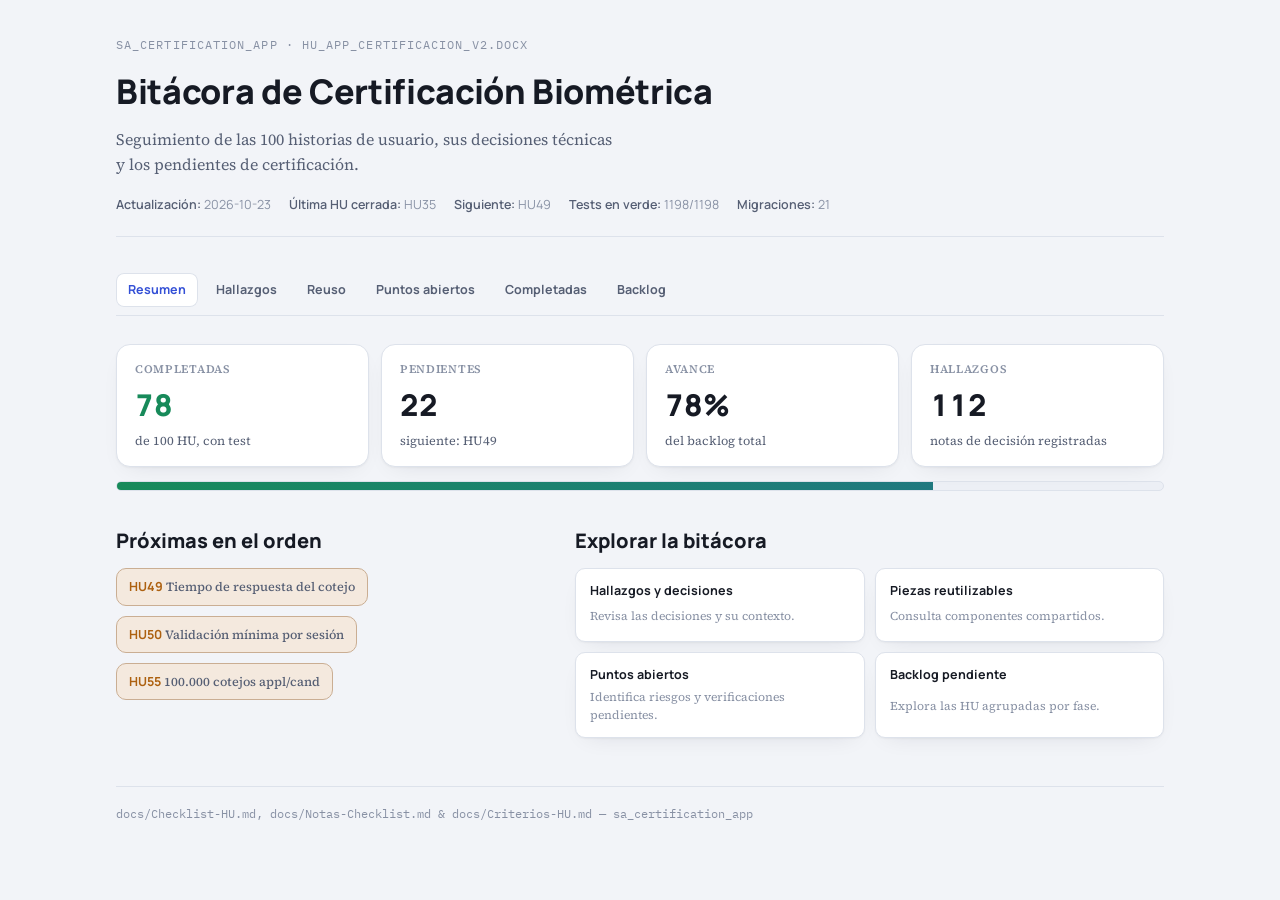
<file: index.html>
<!doctype html>
<html lang="es">
<head>
<meta charset="utf-8">
<meta name="viewport" content="width=device-width, initial-scale=1">
<title>Bitácora de Certificación</title>
<link rel="preconnect" href="https://fonts.googleapis.com">
<link rel="preconnect" href="https://fonts.gstatic.com" crossorigin>
<link href="https://fonts.googleapis.com/css2?family=Manrope:wght@500;600;700;800&family=Source+Serif+4:opsz,wght@8..60,400;8..60,600&family=IBM+Plex+Mono:wght@400;500;600&display=swap" rel="stylesheet">
<link rel="stylesheet" href="styles.css">
</head>
<body>

<header class="top">
  <div class="eyebrow">sa_certification_app · HU_App_Certificacion_V2.docx</div>
  <h1>Bitácora de Certificación Biométrica</h1>
  <p class="lede">Seguimiento de las 100 historias de usuario, sus decisiones técnicas y los pendientes de certificación.</p>
  <div class="meta-bar">
    <span><b>Actualización:</b> <span data-metric="fecha">2026-10-23</span></span>
    <span><b>Última HU cerrada:</b> <span data-metric="ultimaHu">HU35</span></span>
    <span><b>Siguiente:</b> <span data-metric="siguiente">HU49</span></span>
    <span><b>Tests en verde:</b> <span data-metric="tests">1198/1198</span></span>
    <span><b>Migraciones:</b> <span data-metric="migraciones">21</span></span>
  </div>
</header>

<nav class="primary-nav" aria-label="Secciones de la bitácora">
  <a href="#resumen">Resumen</a>
  <a href="#hallazgos">Hallazgos</a>
  <a href="#reuso">Reuso</a>
  <a href="#abiertos">Puntos abiertos</a>
  <a href="#completadas">Completadas</a>
  <a href="#pendientes">Backlog</a>
</nav>

<section id="resumen" class="view-panel" aria-label="Resumen de avance">
  <div class="stats">
    <div class="stat accent">
      <div class="stat-label">Completadas</div>
      <div class="stat-value" data-metric="completadas">78</div>
      <div class="stat-sub">de 100 HU, con test</div>
    </div>
    <div class="stat">
      <div class="stat-label">Pendientes</div>
      <div class="stat-value" data-metric="pendientes">22</div>
      <div class="stat-sub">siguiente: <span data-metric="siguiente">HU49</span></div>
    </div>
    <div class="stat">
      <div class="stat-label">Avance</div>
      <div class="stat-value" data-metric="avance">78%</div>
      <div class="stat-sub">del backlog total</div>
    </div>
    <div class="stat">
      <div class="stat-label">Hallazgos</div>
      <div class="stat-value" data-metric="hallazgos">112</div>
      <div class="stat-sub">notas de decisión registradas</div>
    </div>
  </div>
  <div class="progress-track" role="img" aria-label="Avance del backlog: 78%">
    <div class="progress-fill" style="width: 78%"></div>
  </div>

  <div class="summary-lower">
    <div class="summary-next">
      <div class="section-head"><h2>Próximas en el orden</h2></div>
      <div class="nextup" id="nextUp">
        <span class="pill">HU49 <span>Tiempo de respuesta del cotejo</span></span>
        <span class="pill">HU50 <span>Validación mínima por sesión</span></span>
        <span class="pill">HU55 <span>100.000 cotejos appl/cand</span></span>
      </div>
    </div>
    <div class="summary-shortcuts">
      <div class="section-head"><h2>Explorar la bitácora</h2></div>
      <div class="shortcut-grid">
        <a class="shortcut" href="#hallazgos"><strong>Hallazgos y decisiones</strong><span>Revisa las decisiones y su contexto.</span></a>
        <a class="shortcut" href="#reuso"><strong>Piezas reutilizables</strong><span>Consulta componentes compartidos.</span></a>
        <a class="shortcut" href="#abiertos"><strong>Puntos abiertos</strong><span>Identifica riesgos y verificaciones pendientes.</span></a>
        <a class="shortcut" href="#pendientes"><strong>Backlog pendiente</strong><span>Explora las HU agrupadas por fase.</span></a>
      </div>
    </div>
  </div>
</section>

<section id="hallazgos" class="view-panel" aria-label="Hallazgos">
  <div class="section-head">
    <h2>Hallazgos y decisiones</h2>
    <span class="section-note">112 notas del checklist; no existe Nota 92 en la fuente. Se conserva el histórico y se indican las decisiones posteriores.</span>
  </div>

  <div class="toolbar" id="toolbar">
    <button class="chip" data-cat="all" data-active="true"><span class="dot" style="color:var(--ink)"></span><span>Todos</span> <span class="chip-count">112</span></button>
    <button class="chip" data-cat="orden"><span class="dot" style="color:var(--cat-orden)"></span><span>Orden y dependencias</span> <span class="chip-count">3</span></button>
    <button class="chip" data-cat="dup"><span class="dot" style="color:var(--cat-dup)"></span><span>Duplicados</span> <span class="chip-count">2</span></button>
    <button class="chip" data-cat="adapt"><span class="dot" style="color:var(--cat-adapt)"></span><span>Adaptación arquitectónica</span> <span class="chip-count">24</span></button>
    <button class="chip" data-cat="reuso"><span class="dot" style="color:var(--cat-reuso)"></span><span>Reuso e integración</span> <span class="chip-count">56</span></button>
    <button class="chip" data-cat="fix"><span class="dot" style="color:var(--cat-fix)"></span><span>Correcciones</span> <span class="chip-count">27</span></button>
    <button class="toolbar-btn" id="toggleAll">Expandir todos</button>
  </div>

  <div id="findings"></div>
</section>

<section id="reuso" class="view-panel" aria-label="Piezas reutilizables">
  <div class="section-head"><h2>Piezas construidas para reusar</h2></div>
  <p class="section-note" style="font-style:normal; color:var(--ink-soft); font-family:var(--font-body); font-size:13.5px;">Cada una nació en una HU y ya la reutilizan las siguientes sin duplicar lógica.</p>
  <div class="reuse-strip">
    <span class="code">PoliticaContrasena</span>
    <span class="code">IAuditoriaService</span>
    <span class="code">IIdentidadTerminalProvider</span>
    <span class="code">VerificarAccesoAdministradorAsync</span>
    <span class="code">GestionUsuariosServicio</span>
    <span class="code">BaseDeDatosMigrada (tests)</span>
    <span class="code">Trigger Postgres solo-lectura</span>
    <span class="code">.env / ArchivoEntornoLocal</span>
    <span class="code">EntornoNumerico.LeerEnteroPositivo</span>
    <span class="code">CambioEstadoUsuarioTestBuilder</span>
    <span class="code">IVerificacionRutaCargue (gate HU12 en Core)</span>
    <span class="code">ArchivoBiografico</span>
    <span class="code">RegistroDeLogs</span>
    <span class="code">PostgresFixture (una base de tests por corrida)</span>
    <span class="code">ContextoCargaBiografica</span>
    <span class="code">EntornoTemporal (tests)</span>
    <span class="code">CandidatoBiograficoTestBuilder / ArchivoBiograficoTestBuilder</span>
    <span class="code">CarpetaEvidenciasProvider</span>
    <span class="code">HashCanonico / VerificarIntegridadAsync (reusado desde HU45)</span>
    <span class="code">IDetectorImpresoras (Windows/Linux, nunca lanza)</span>
    <span class="code">IValidadorEstructuraPlantillas (llamado desde RecepcionTemplates, HU16)</span>
    <span class="code">IValidadorNumeracionDedo (llamado desde RecepcionTemplates, HU16)</span>
    <span class="code">AuditoriaEnSegundoPlano (cola en memoria, escritura en segundo plano; C6 medido ~1%)</span>
    <span class="code">ImportadorAuditoriaPendiente (respaldo JSONL a Postgres, DbContext propio)</span>
    <span class="code">ConsultaAuditoriaTemplates (consulta y exportación, solo administrador)</span>
    <span class="code">IProteccionLlaves / ProteccionLlavesDpapi (llaves, no templates)</span>
    <span class="code">RegistroLlavesDescifrado (valida, protege y audita el registro de llaves)</span>
    <span class="code">IValidadorFormatoPlantilla (firma FMR\0, PKM provisional)</span>
    <span class="code">ILocalizadorTemplates / LocalizadorTemplates (APPL/CAND en vivo, sin tablas)</span>
    <span class="code">ICotejoPorNuipServicio (núcleo HU23/HU47)</span>
    <span class="code">MotorCapturaHuellaMorpho / CaptureHost (lector físico)</span>
    <span class="code">IUmbralCalidadServicio / MatchingThreshold de Neurotec</span>
    <span class="code">HomologacionSdkServicio / DocumentoCambioVersionSdkServicio</span>
    <span class="code">IAlmacenamientoEvidenciaJpg / AlmacenamientoEvidenciaJpgConAuditoria</span>
    <span class="code">EvidenciaDesempenoCotejoServicio / EjecucionCotejoConEvidenciaServicio</span>
    <span class="code">EscritorArchivoEvidenciaTexto (validación y reversión)</span>
    <span class="code">HashHexSha256.CalcularAsync (SHA-256 por Stream, HU90)</span>
    <span class="code">RecopilacionEvidenciasServicio / EmpaquetadoEvidenciasServicio</span>
    <span class="code">CarpetaPaquetesProvider (ZIP y .hash fuera de Evidencias)</span>
    <span class="code">VerificarIntegridadAsync (paquetes existentes, HU90/HU95)</span>
    <span class="code">FlujoPaqueteEvidenciasServicio (orquestación con plazo y reporte, HU91)</span>
    <span class="code">IPaqueteEvidenciasRepository / PaqueteEvidenciasRepository (reserva persistente y reintento)</span>
    <span class="code">FlujoPaqueteEvidenciasServicio.ConsultarAsync (hash persistido sin recalcular, HU92)</span>
    <span class="code">HashHexSha256.EsValido (64 hex minúsculos)</span>
    <span class="code">FlujoPaqueteEvidenciasServicio.ExportarAsync (par ZIP/.hash verificado contra BD, HU93)</span>
    <span class="code">SelectorCarpetaAvalonia (selección de carpeta de entrega)</span>
    <span class="code">ResumenCompresionEvidencias (incluidos, omisiones y advertencias, HU94)</span>
    <span class="code">FlujoPaqueteEvidenciasServicio.ConsultarNovedadesAsync (consulta incluso en fallo)</span>
    <span class="code">RendimientoConsultaAlfanumerica (bloques, límites exactos y advertencias, HU35)</span>
    <span class="code">AuditoriaRepository.RegistrarAsync (desvincula solo el evento confirmado)</span>
  </div>
</section>

<section id="abiertos" class="view-panel" aria-label="Puntos abiertos">
  <div class="section-head"><h2>Puntos abiertos</h2></div>
  <div class="open-list">
    <div class="open-item resolved"><span class="mark">✓</span><div><b>Resuelto con HU35.</b> El rendimiento alfanumérico diferido de HU31/HU32 se prueba con 10.000 candidatos sintéticos y veinte consultas reales, 3 s/110% exactos. Auditoría confirmada ya no se acumula en el seguimiento del contexto; aviso al Administrador y log sin cortar sesión. Benchmark separado del paralelismo de otras colecciones, tras investigar un incumplimiento inicial del ratio. <span class="src">Nota 113</span></div></div>
    <div class="open-item"><span class="mark">·</span><div><b>Alcance del rendimiento HU35:</b> datos/volumen y frontera de medición aprobados, no certificación de cualquier equipo/red. La publicación se mide en el ViewModel, no el último píxel de Windows; impresora/PDF excluidos. Heap bruto e hilos reutilizables pueden crecer sin fuga: se comprueban referencias liberadas, tracking y conexiones. El aislamiento de xUnit no controla procesos externos. Mantener nivel Information/Warning para conservar los logs operativos; HU49/HU50 siguen pendientes. <span class="src">Nota 113</span></div></div>
    <div class="open-item"><span class="mark">·</span><div>HU78 exige <code class="mono">ConcurrenciaCxAlfa.txt</code> y <code class="mono">Concurrencia_alfanumerica_servidor.txt</code>, pero ninguna de las 99 HU los genera explícitamente — posible vacío real del backlog. <span class="src">Nota 2</span></div></div>
    <div class="open-item"><span class="mark">·</span><div>Contraseñas históricas que no cumplan HU42 quedan bloqueadas al autenticar. HU100 ya permite restablecerlas y reutiliza la política; no es una funcionalidad futura. <span class="src">Notas 7, 58–66</span></div></div>
    <div class="open-item resolved"><span class="mark">✓</span><div><b>Resuelto.</b> El bloqueo por intentos fallidos de HU43 se persiste en PostgreSQL; reiniciar la app no lo evita. <span class="src">Nota 52, sustituye la limitación de la Nota 8</span></div></div>
    <div class="open-item"><span class="mark">·</span><div>Decisión consciente: <code class="mono">VerificarAcceso</code> (HU1) no revisa el estado del usuario en vivo como sí hace <code class="mono">VerificarAccesoAdministradorAsync</code> (HU43) — hoy no importa porque no tiene ningún llamador de producción, pero el día que exista la primera operación no-administrativa protegida, debe aplicar el mismo patrón de verificación en vivo. <span class="src">Nota 14</span></div></div>
    <div class="open-item"><span class="mark">·</span><div>Pendiente la verificación manual del regreso al login por inactividad y del historial de cargas (la pantalla de carga ya se probó de punta a punta con <code class="mono">C:\RNEC</code> y en Linux). <span class="src">Notas 18 y 21</span></div></div>
    <div class="open-item resolved"><span class="mark">✓</span><div><b>Resuelto.</b> HU3/HU4 siguen el Anexo y el archivo real: separador <code class="mono">;</code>, PIN/Particula y ExpFecha <code class="mono">yyyy-mm-dd</code>, no los formatos anteriores de JEC1/JEC2. <span class="src">Nota 49</span></div></div>
    <div class="open-item"><span class="mark">·</span><div>JC52 pide separar los campos de <code class="mono">cargue_inicial.txt</code> con coma y también escribir los milisegundos con coma (<code class="mono">11:00:35,070</code>): cada fecha parte la línea en un trozo más. Se implementó así, como se decidió; queda por confirmar si se mantiene o se cambia el separador. <span class="src">Nota 26</span></div></div>
    <div class="open-item"><span class="mark">·</span><div>El NUT que genera HU36 (<code class="mono">consulta_alfanumerica-&lt;guid&gt;</code>) no cumple JC29 ("cadena alfanumérica exactamente de 12 bytes"); ahora también se escribe así en <code class="mono">ConsultaAlfa.txt</code> (HU37) y en su log de acceso (HU39). Se consultó al usuario y se decidió dejarlo sin corregir por ahora. <span class="src">Nota 38</span></div></div>
    <div class="open-item"><span class="mark">·</span><div>La rama Linux de <code class="mono">IDetectorImpresoras</code> (<code class="mono">lpstat -p</code>) no se pudo ejercitar en el entorno de desarrollo (Windows); queda pendiente verificarla manualmente en una VM Linux, mismo criterio que la rama de rutas de HU13. <span class="src">Nota 41</span></div></div>
    <div class="open-item"><span class="mark">·</span><div>La muestra real de la certificación 2025 (carpeta <code class="mono">Appl</code>, archivos <code class="mono">1.iso-fmr</code> en minúscula) no cumple JEC4/JEC5 (sensibilidad a mayúsculas/minúsculas) y queda marcada "no conforme" por el validador de HU6 -- a propósito, documentado como hallazgo esperado, no un bug. El conteo tolerante de HU82/83 no cambia. <span class="src">Nota 42</span></div></div>
    <div class="open-item"><span class="mark">·</span><div>El chequeo de formato PKM (HU8) es provisional (solo exige contenido no vacío): no existe especificación pública de ese formato ni ninguna muestra <code class="mono">.pkm</code> real disponible. Pendiente reemplazarlo cuando se consiga la firma real del SDK biométrico (Securid). <span class="src">Nota 44</span></div></div>
    <div class="open-item"><span class="mark">·</span><div>La entrega del cliente en <code class="mono">C:\RNEC</code> (APPL y CAND) usaba extensión <code class="mono">.iso-fmr</code> en minúsculas y números de dedo sin cero (<code class="mono">1.ISO-FMR</code>). Se mantuvo el criterio estricto de JEC4/JEC5 y HU7, y se renombraron los 200 archivos para que pasen la validación. Pendiente avisar al cliente para que entregue así desde el origen. <span class="src">Nota 45</span></div></div>
    <div class="open-item resolved"><span class="mark">✓</span><div><b>Resuelto con HU23/HU24/HU47.</b> HU18 C4 queda cubierto entre dos eventos de auditoría distintos, ambos reales en cada dedo procesado: <code class="mono">ProcesadorTemplatesMatching</code> (HU17) registra inicio/fin y el <code class="mono">TipoOperacionMatching</code> ("ComparacionUnoAUno") en su <code class="mono">Contexto</code>; <code class="mono">RegistroCotejoDedoServicio</code> (HU24) registra inicio/fin y el resultado MATCH/NO_MATCH/ERROR de la comparación en sí. Entre ambos se cubre tipo de operación + inicio/fin + resultado obtenido, no en un único registro. <span class="src">Nota 46</span></div></div>
    <div class="open-item"><span class="mark">·</span><div>El respaldo de auditoría (HU41) se drena completo en cada llamada de <code class="mono">RegistrarAsync</code>: con un respaldo grande, un login se ralentiza. El importador de HU18 lo vacía en el uso normal. <span class="src">Nota 46</span></div></div>
    <div class="open-item"><span class="mark">·</span><div>HU9: el Word dice <code class="mono">clopez.key</code> y la nonce como texto; el Anexo Técnico 1 dice <code class="mono">clave.key</code> y <code class="mono">nonce_BASE64.nonce</code>. Se implementó el Anexo, con decisión del usuario. El Word queda pendiente de corregir. <span class="src">Nota 47</span></div></div>
    <div class="open-item"><span class="mark">·</span><div>Las llaves protegidas con DPAPI quedan ligadas a la cuenta y al equipo Windows; si cambian, hay que registrarlas de nuevo. La descripción histórica de una clave maestra para templates no es arquitectura vigente: se retiró con las tablas de templates. <span class="src">Notas 47, 93</span></div></div>
    <div class="open-item resolved"><span class="mark">✓</span><div><b>Resuelto con HU23.</b> <code class="mono">MotorDescifrado.VerificarPrerrequisitosAsync</code> llama en vivo a <code class="mono">verificacionLlaves.VerificarAsync</code> en cada <code class="mono">DescifrarParaCotejoAsync</code> -- es decir, en cada NUIP que procesa <code class="mono">CotejoPorNuipServicio</code> (HU23 y HU47) -- y bloquea de verdad (no descifra nada) si no es íntegro, no solo un mensaje del botón manual. <span class="src">Nota 48</span></div></div>
    <div class="open-item"><span class="mark">·</span><div>HU11: el algoritmo (AES-GCM) y la derivación del nonce por archivo son provisionales -- no hay ninguna muestra real de <code class="mono">appl</code> cifrada por la Registraduría contra la cual confirmar el formato. Se ajustará cuando la entreguen. <span class="src">Nota 54</span></div></div>
    <div class="open-item resolved"><span class="mark">✓</span><div><b>Confirmado con HU23, sin cambios.</b> <code class="mono">EjecucionCotejoServicio.ProcesarAplicanteAsync</code> mantiene la misma política: el aplicante queda "Exitoso" si al menos un dedo tuvo una comparación válida (<code class="mono">comparaciones.Any(c =&gt; c.Resultado != Error)</code>), no exige que se hayan descifrado/cotejado todos. El cotejo real no exigió lo contrario. <span class="src">Nota 55</span></div></div>
    <div class="open-item resolved"><span class="mark">✓</span><div><b>Regla vigente.</b> APPL y CAND solo se validan y leen en vivo: no se persisten templates ni metadatos de recepción en tablas. La Nota 93 revierte las Notas 56/57/69 y la relación histórica con templates de la Nota 72. <span class="src">Notas 93, 102</span></div></div>
    <div class="open-item"><span class="mark">·</span><div>HU36 sigue marcada completa según el checklist, pero su criterio 2 no se cumple literalmente en consultas solo por nombres/apellidos: el NUIP vuelve a ser opcional y queda null explícito, decisión documentada del usuario. <span class="src">Nota 94</span></div></div>
    <div class="open-item"><span class="mark">·</span><div>HU53: dos criterios no son implementables con solo lectura en reposo, sin monitoreo continuo de manipulaciones externas. La excepción está documentada; no se presenta como protección absoluta del sistema de archivos. <span class="src">Nota 87</span></div></div>
    <div class="open-item"><span class="mark">·</span><div>La calidad de la huella ya se muestra en la validación en tiempo real; la evaluación de tiempos de la misma ficha sigue pendiente de mostrarse en pantalla. Rendimiento, concurrencia y 100.000 cotejos siguen en el backlog, sin declararlos certificados. <span class="src">Nota 104; HU49/HU55/HU57/HU64–HU67</span></div></div>
    <div class="open-item"><span class="mark">·</span><div>Los nombres esperados por HU88 cubren los entregables ya construidos; parte de los nueve TXT del paquete final depende de HU todavía pendientes. El pipeline y los metadatos de HU91 ya están implementados; esto no completa los entregables de rendimiento/concurrencia. <span class="src">Notas 106, 108, 109</span></div></div>
    <div class="open-item resolved"><span class="mark">✓</span><div><b>Resuelto con HU91.</b> Un botón coordina recopilación, ZIP, SHA-256 y metadatos en PostgreSQL con reporte y reintentos sin duplicar. Muestra de 1.000 archivos/100 MiB y umbral de diez minutos probados; no certifica otros equipos/volúmenes. <span class="src">Nota 109</span></div></div>
    <div class="open-item"><span class="mark">·</span><div>HU91: un cierre abrupto puede dejar EnProceso. No se libera ni se toma automáticamente una reserva de otra instancia; requiere revisión operativa. Un paquete exitoso recupera sus metadatos/reporte, no el listado histórico de archivos. El ZIP reutilizado es la instantánea original. <span class="src">Nota 109</span></div></div>
    <div class="open-item resolved"><span class="mark">✓</span><div><b>Resuelto con HU92.</b> Hash persistido consultable por Id, visible y copiable sin generar/recalcular el paquete. Consulta y verificación son acciones distintas: consultar el valor histórico no garantiza que el ZIP actual exista o siga íntegro. La asociación con la ejecución y el formato se validan; errores y consultas se auditan. <span class="src">Nota 110</span></div></div>
    <div class="open-item resolved"><span class="mark">✓</span><div><b>Implementado con HU93.</b> Administrador exporta ZIP y .hash juntos con verificación contra PostgreSQL, auditoría, advertencias y referencia por Id. Sin caducidad interna ni sobrescritura. El repositorio puede configurarse en carpeta compartida existente; la app no crea el recurso ni audita lecturas externas directas. <span class="src">Nota 111</span></div></div>
    <div class="open-item resolved"><span class="mark">✓</span><div><b>Resuelto con HU94.</b> El escenario alternativo reservado por HU93 ya omite lecturas individuales fallidas, audita cada novedad y entrega ZIP parcial/hash con advertencias. Consultar novedades por Id permite revisar después incluso un fallo total. No genera ZIP sin evidencias; la migración agrega solo identificadores omitidos para reintentar sin duplicar la instantánea. <span class="src">Notas 111, 112</span></div></div>
    <div class="open-item"><span class="mark">·</span><div><b>Límites operativos de evidencias:</b> fallos del destino/espacio/auditoría son globales, no omisiones de origen. Se necesita espacio para un temporal de una evidencia en curso. Un cierre abrupto puede dejar temporales y un fallo de auditoría tras publicar una entrega requiere revisión. La verificación no impide modificaciones externas posteriores ni valida corrupción semántica de formatos no especificados. <span class="src">Notas 111, 112</span></div></div>
    <div class="open-item"><span class="mark">·</span><div>Cuatro segmentos históricos de contingencia de auditoría quedaron pendientes de una decisión explícita de recuperación. No se asume que hayan sido recuperados ni se eliminan al sincronizar la bitácora. <span class="src">Nota 74</span></div></div>
  </div>
</section>

<section id="completadas" class="view-panel" aria-label="Checklist completado">
  <div class="section-head"><h2>Completadas — <span data-metric="completadasTotal">78/100</span></h2></div>
  <div class="done-list" id="doneList"></div>
</section>

<section id="pendientes" class="view-panel" aria-label="Backlog pendiente por fase">
  <div class="section-head">
    <h2>Backlog pendiente por fase</h2>
    <span class="section-note"><span data-metric="pendientes">22</span> HU agrupadas por dominio, en el orden real de desarrollo</span>
  </div>
  <div class="backlog-grid" id="backlog"></div>
</section>

<footer>docs/Checklist-HU.md, docs/Notas-Checklist.md &amp; docs/Criterios-HU.md — sa_certification_app</footer>

<script src="app.js"></script>
</body>
</html>
</file>
<file: styles.css>
:root {
  --bg: #f2f4f8;
  --surface: #ffffff;
  --surface-2: #eceff5;
  --border: #dde2eb;
  --ink: #161a24;
  --ink-soft: #565f74;
  --ink-faint: #8891a4;
  --accent: #3450d6;
  --success: #178a5a;
  --warn: #ad6110;
  --cat-orden: #2f6fd6;
  --cat-dup: #8347c9;
  --cat-adapt: #ad6110;
  --cat-reuso: #0e8f83;
  --cat-fix: #c2410c;
  --shadow: 0 1px 2px rgba(20, 24, 38, 0.04), 0 8px 24px -12px rgba(20, 24, 38, 0.12);
  --font-display: "Manrope", system-ui, sans-serif;
  --font-body: "Source Serif 4", Georgia, serif;
  --font-mono: "IBM Plex Mono", ui-monospace, "Cascadia Mono", monospace;
}

@media (prefers-color-scheme: dark) {
  :root:not([data-theme="light"]) {
    --bg: #12151d;
    --surface: #181c27;
    --surface-2: #1f2432;
    --border: #2b3142;
    --ink: #eaecf4;
    --ink-soft: #a7afc4;
    --ink-faint: #707a92;
    --accent: #8299ff;
    --success: #3fcf8e;
    --warn: #eaa855;
    --cat-orden: #7ea3ff;
    --cat-dup: #bd94f2;
    --cat-adapt: #eaa855;
    --cat-reuso: #3fd0c4;
    --cat-fix: #fb923c;
    --shadow: 0 1px 2px rgba(0, 0, 0, 0.3), 0 8px 28px -12px rgba(0, 0, 0, 0.55);
  }
}

:root[data-theme="dark"] {
  --bg: #12151d;
  --surface: #181c27;
  --surface-2: #1f2432;
  --border: #2b3142;
  --ink: #eaecf4;
  --ink-soft: #a7afc4;
  --ink-faint: #707a92;
  --accent: #8299ff;
  --success: #3fcf8e;
  --warn: #eaa855;
  --cat-orden: #7ea3ff;
  --cat-dup: #bd94f2;
  --cat-adapt: #eaa855;
  --cat-reuso: #3fd0c4;
  --cat-fix: #fb923c;
  --shadow: 0 1px 2px rgba(0, 0, 0, 0.3), 0 8px 28px -12px rgba(0, 0, 0, 0.55);
}

* { box-sizing: border-box; }
body {
  background: var(--bg);
  color: var(--ink);
  font-family: var(--font-body);
  font-size: 15px;
  line-height: 1.55;
  padding: 0 16px 64px;
  max-width: 1080px;
  margin: 0 auto;
}
h1, h2, h3, .stat-value, .chip, button, .badge, .code, .pill, .toolbar, .meta-bar {
  font-family: var(--font-display);
}
code, .code, .mono { font-family: var(--font-mono); }
h1, h2, h3 { text-wrap: balance; margin: 0; }
a { color: var(--accent); }
::selection { background: color-mix(in srgb, var(--accent) 30%, transparent); }

/* ---------- Header ---------- */
header.top {
  padding: 36px 0 22px;
  border-bottom: 1px solid var(--border);
  margin-bottom: 28px;
}
.eyebrow {
  font-family: var(--font-mono);
  font-size: 12px;
  letter-spacing: 0.09em;
  text-transform: uppercase;
  color: var(--ink-faint);
  margin-bottom: 10px;
}
h1 {
  font-size: clamp(26px, 4.5vw, 34px);
  font-weight: 800;
  letter-spacing: -0.01em;
}
.lede {
  font-family: var(--font-body);
  color: var(--ink-soft);
  font-size: 16px;
  max-width: 62ch;
  margin-top: 10px;
}
.meta-bar {
  display: flex;
  flex-wrap: wrap;
  gap: 6px 18px;
  margin-top: 18px;
  font-size: 12.5px;
  color: var(--ink-faint);
}
.meta-bar b { color: var(--ink-soft); font-weight: 600; }

/* ---------- Stat tiles ---------- */
.stats {
  display: grid;
  grid-template-columns: repeat(4, 1fr);
  gap: 12px;
  margin-bottom: 14px;
}
.stat {
  background: var(--surface);
  border: 1px solid var(--border);
  border-radius: 14px;
  padding: 16px 18px;
  box-shadow: var(--shadow);
}
.stat-label {
  font-size: 11.5px;
  letter-spacing: 0.06em;
  text-transform: uppercase;
  color: var(--ink-faint);
  font-weight: 600;
}
.stat-value {
  font-size: 30px;
  font-weight: 800;
  margin-top: 4px;
  font-variant-numeric: tabular-nums;
}
.stat-sub { font-size: 12.5px; color: var(--ink-soft); margin-top: 2px; }
.stat.accent .stat-value { color: var(--success); }

.progress-track {
  display: flex;
  height: 10px;
  border-radius: 999px;
  overflow: hidden;
  background: var(--surface-2);
  border: 1px solid var(--border);
  margin: 4px 0 34px;
}
.progress-fill {
  background: linear-gradient(90deg, var(--success), color-mix(in srgb, var(--success) 70%, var(--accent)));
  height: 100%;
}

/* ---------- Section headers ---------- */
section { margin-bottom: 40px; }
.section-head {
  display: flex;
  align-items: baseline;
  justify-content: space-between;
  gap: 12px;
  flex-wrap: wrap;
  margin-bottom: 6px;
}
h2 { font-size: 20px; font-weight: 800; }
.section-note { color: var(--ink-faint); font-size: 13px; font-family: var(--font-body); font-style: italic; }

/* ---------- Findings ---------- */
.toolbar {
  display: flex;
  flex-wrap: wrap;
  gap: 8px;
  margin: 14px 0 18px;
  align-items: center;
}
.chip {
  border: 1px solid var(--border);
  background: var(--surface);
  color: var(--ink-soft);
  font-size: 12.5px;
  font-weight: 600;
  padding: 6px 12px;
  border-radius: 999px;
  cursor: pointer;
  display: inline-flex;
  align-items: center;
  gap: 6px;
  transition: background 0.12s, color 0.12s, border-color 0.12s;
}
.chip .dot { width: 7px; height: 7px; border-radius: 50%; background: currentColor; opacity: 0.7; }
.chip-count { font-family: var(--font-mono); font-size: 11px; opacity: 0.75; }
.chip[data-active="true"] {
  color: var(--surface);
  border-color: transparent;
}
.chip[data-cat="orden"][data-active="true"] { background: var(--cat-orden); }
.chip[data-cat="dup"][data-active="true"] { background: var(--cat-dup); }
.chip[data-cat="adapt"][data-active="true"] { background: var(--cat-adapt); }
.chip[data-cat="reuso"][data-active="true"] { background: var(--cat-reuso); }
.chip[data-cat="fix"][data-active="true"] { background: var(--cat-fix); }
.chip[data-cat="all"][data-active="true"] { background: var(--ink); }
.toolbar-btn {
  margin-left: auto;
  border: none;
  background: none;
  color: var(--accent);
  font-size: 12.5px;
  font-weight: 700;
  cursor: pointer;
  padding: 6px 4px;
}

.finding {
  background: var(--surface);
  border: 1px solid var(--border);
  border-left: 4px solid var(--cat-orden);
  border-radius: 12px;
  box-shadow: var(--shadow);
  margin-bottom: 12px;
  overflow: hidden;
}
.finding[data-cat="dup"] { border-left-color: var(--cat-dup); }
.finding[data-cat="adapt"] { border-left-color: var(--cat-adapt); }
.finding[data-cat="reuso"] { border-left-color: var(--cat-reuso); }
.finding[data-cat="fix"] { border-left-color: var(--cat-fix); }
.finding[hidden] { display: none !important; }

.finding summary {
  list-style: none;
  cursor: pointer;
  padding: 15px 18px;
  display: flex;
  gap: 14px;
  align-items: flex-start;
}
.finding summary::-webkit-details-marker { display: none; }
.finding-num {
  font-family: var(--font-mono);
  font-size: 12px;
  color: var(--ink-faint);
  padding-top: 3px;
  min-width: 26px;
}
.finding-head { flex: 1; min-width: 0; }
.finding-top-row {
  display: flex;
  flex-wrap: wrap;
  gap: 8px;
  align-items: center;
  margin-bottom: 5px;
}
.badge {
  font-size: 11px;
  font-weight: 700;
  letter-spacing: 0.03em;
  padding: 3px 9px;
  border-radius: 999px;
  color: var(--surface);
}
.badge.orden { background: var(--cat-orden); }
.badge.dup { background: var(--cat-dup); }
.badge.adapt { background: var(--cat-adapt); }
.badge.reuso { background: var(--cat-reuso); }
.badge.fix { background: var(--cat-fix); }
.finding-date { font-family: var(--font-mono); font-size: 11.5px; color: var(--ink-faint); }
.finding-hus { font-family: var(--font-mono); font-size: 11.5px; color: var(--ink-soft); }
.finding-title { font-family: var(--font-display); font-weight: 700; font-size: 15px; }
.finding-takeaway { color: var(--ink-soft); font-size: 13.5px; margin-top: 3px; font-family: var(--font-body); }
.finding-chevron {
  font-family: var(--font-mono);
  color: var(--ink-faint);
  font-size: 13px;
  padding-top: 4px;
  transition: transform 0.15s;
}
details[open] .finding-chevron { transform: rotate(90deg); }
.finding-body {
  padding: 0 18px 18px 58px;
  color: var(--ink);
  font-size: 14px;
}
.finding-body p { margin: 0 0 10px; }
.finding-body p:last-child { margin-bottom: 0; }
.finding-body .callout {
  background: var(--surface-2);
  border-radius: 8px;
  padding: 10px 12px;
  font-size: 13px;
  color: var(--ink-soft);
}

/* ---------- Reusable pieces strip ---------- */
.reuse-strip {
  display: flex;
  flex-wrap: wrap;
  gap: 8px;
  margin-top: 16px;
}
.reuse-strip .code {
  font-size: 12px;
  background: var(--surface-2);
  border: 1px solid var(--border);
  border-radius: 7px;
  padding: 5px 9px;
  color: var(--cat-reuso);
  font-weight: 500;
}

/* ---------- Open questions ---------- */
.open-list { display: grid; gap: 10px; }
.open-item {
  display: flex;
  gap: 10px;
  background: var(--surface);
  border: 1px solid var(--border);
  border-radius: 10px;
  padding: 12px 14px;
  font-size: 13.5px;
}
.open-item .mark { color: var(--warn); font-weight: 800; font-family: var(--font-display); }
.open-item .src { color: var(--ink-faint); font-family: var(--font-mono); font-size: 11.5px; }
.open-item.resolved { opacity: 0.85; }
.open-item.resolved .mark { color: var(--success); }

/* ---------- Checklist: completed ---------- */
.done-list { display: grid; gap: 8px; }
.done-row {
  display: grid;
  grid-template-columns: 62px 1fr auto;
  gap: 14px;
  align-items: center;
  background: var(--surface);
  border: 1px solid var(--border);
  border-radius: 10px;
  padding: 10px 14px;
}
.done-row .hu-code {
  font-family: var(--font-mono);
  font-weight: 600;
  font-size: 13px;
  color: var(--success);
}
.done-row .hu-title { font-size: 13.5px; font-family: var(--font-display); font-weight: 600; }
.done-row .hu-impl { font-size: 12px; color: var(--ink-faint); font-family: var(--font-mono); margin-top: 2px; }
.done-row .hu-nota {
  font-size: 11px;
  color: var(--accent);
  font-family: var(--font-mono);
  white-space: nowrap;
}
.check-icon {
  width: 20px; height: 20px; border-radius: 50%;
  background: color-mix(in srgb, var(--success) 18%, var(--surface));
  color: var(--success);
  display: flex; align-items: center; justify-content: center;
  font-size: 12px; font-weight: 800;
  justify-self: center;
}

/* ---------- Next up ---------- */
.nextup {
  display: flex;
  gap: 10px;
  flex-wrap: wrap;
}
.nextup .pill {
  background: color-mix(in srgb, var(--warn) 14%, var(--surface));
  border: 1px solid color-mix(in srgb, var(--warn) 40%, var(--border));
  color: var(--warn);
  border-radius: 10px;
  padding: 8px 12px;
  font-size: 12.5px;
  font-weight: 700;
}
.nextup .pill span { color: var(--ink-soft); font-weight: 500; font-family: var(--font-body); }

/* ---------- Backlog groups ---------- */
.backlog-grid {
  display: grid;
  grid-template-columns: repeat(2, 1fr);
  gap: 12px;
}
.phase {
  background: var(--surface);
  border: 1px solid var(--border);
  border-radius: 12px;
  overflow: hidden;
}
.phase summary {
  list-style: none;
  cursor: pointer;
  padding: 12px 14px;
  display: flex;
  justify-content: space-between;
  align-items: center;
  gap: 8px;
  font-family: var(--font-display);
  font-weight: 700;
  font-size: 13.5px;
}
.phase summary::-webkit-details-marker { display: none; }
.phase summary .count {
  font-family: var(--font-mono);
  font-weight: 500;
  font-size: 11.5px;
  color: var(--ink-faint);
  background: var(--surface-2);
  padding: 2px 8px;
  border-radius: 999px;
}
.phase-items {
  border-top: 1px solid var(--border);
  padding: 10px 14px 12px;
  display: grid;
  gap: 6px;
}
.phase-item {
  display: flex;
  gap: 8px;
  font-size: 12.5px;
  color: var(--ink-soft);
}
.phase-item .hu-code { font-family: var(--font-mono); color: var(--ink-faint); min-width: 40px; }

footer {
  margin-top: 48px;
  padding-top: 18px;
  border-top: 1px solid var(--border);
  color: var(--ink-faint);
  font-size: 12px;
  font-family: var(--font-mono);
}

.primary-nav {
  position: sticky;
  top: 0;
  z-index: 5;
  display: flex;
  gap: 6px;
  overflow-x: auto;
  margin: 0 0 28px;
  padding: 8px 0;
  background: var(--bg);
  border-bottom: 1px solid var(--border);
  scrollbar-width: thin;
}
.primary-nav a {
  flex: 0 0 auto;
  padding: 7px 12px;
  border-radius: 8px;
  color: var(--ink-soft);
  font-family: var(--font-display);
  font-size: 12.5px;
  font-weight: 700;
  text-decoration: none;
}
.primary-nav a:hover,
.primary-nav a[aria-current="page"] {
  background: var(--surface);
  color: var(--accent);
}
.primary-nav a[aria-current="page"] { box-shadow: inset 0 0 0 1px var(--border); }
.view-panel[hidden] { display: none; }
.summary-lower {
  display: grid;
  grid-template-columns: minmax(0, 0.85fr) minmax(0, 1.15fr);
  gap: 24px;
  align-items: start;
  margin-top: 30px;
}
.summary-lower .section-head { margin-bottom: 12px; }
.shortcut-grid {
  display: grid;
  grid-template-columns: repeat(2, minmax(0, 1fr));
  gap: 10px;
}
.shortcut {
  display: grid;
  gap: 3px;
  min-height: 74px;
  padding: 12px 14px;
  border: 1px solid var(--border);
  border-radius: 10px;
  background: var(--surface);
  text-decoration: none;
  box-shadow: var(--shadow);
}
.shortcut strong {
  color: var(--ink);
  font-family: var(--font-display);
  font-size: 12.5px;
}
.shortcut span { color: var(--ink-faint); font-size: 12px; }
.shortcut:hover { border-color: var(--accent); }

@media (max-width: 720px) {
  .stats { grid-template-columns: repeat(2, 1fr); }
  .backlog-grid { grid-template-columns: 1fr; }
  .done-row { grid-template-columns: 46px 1fr; }
  .done-row .hu-nota { display: none; }
  .finding-body { padding-left: 18px; }
  .summary-lower { grid-template-columns: 1fr; gap: 22px; }
}
@media (max-width: 420px) {
  .shortcut-grid { grid-template-columns: 1fr; }
}
</file>
